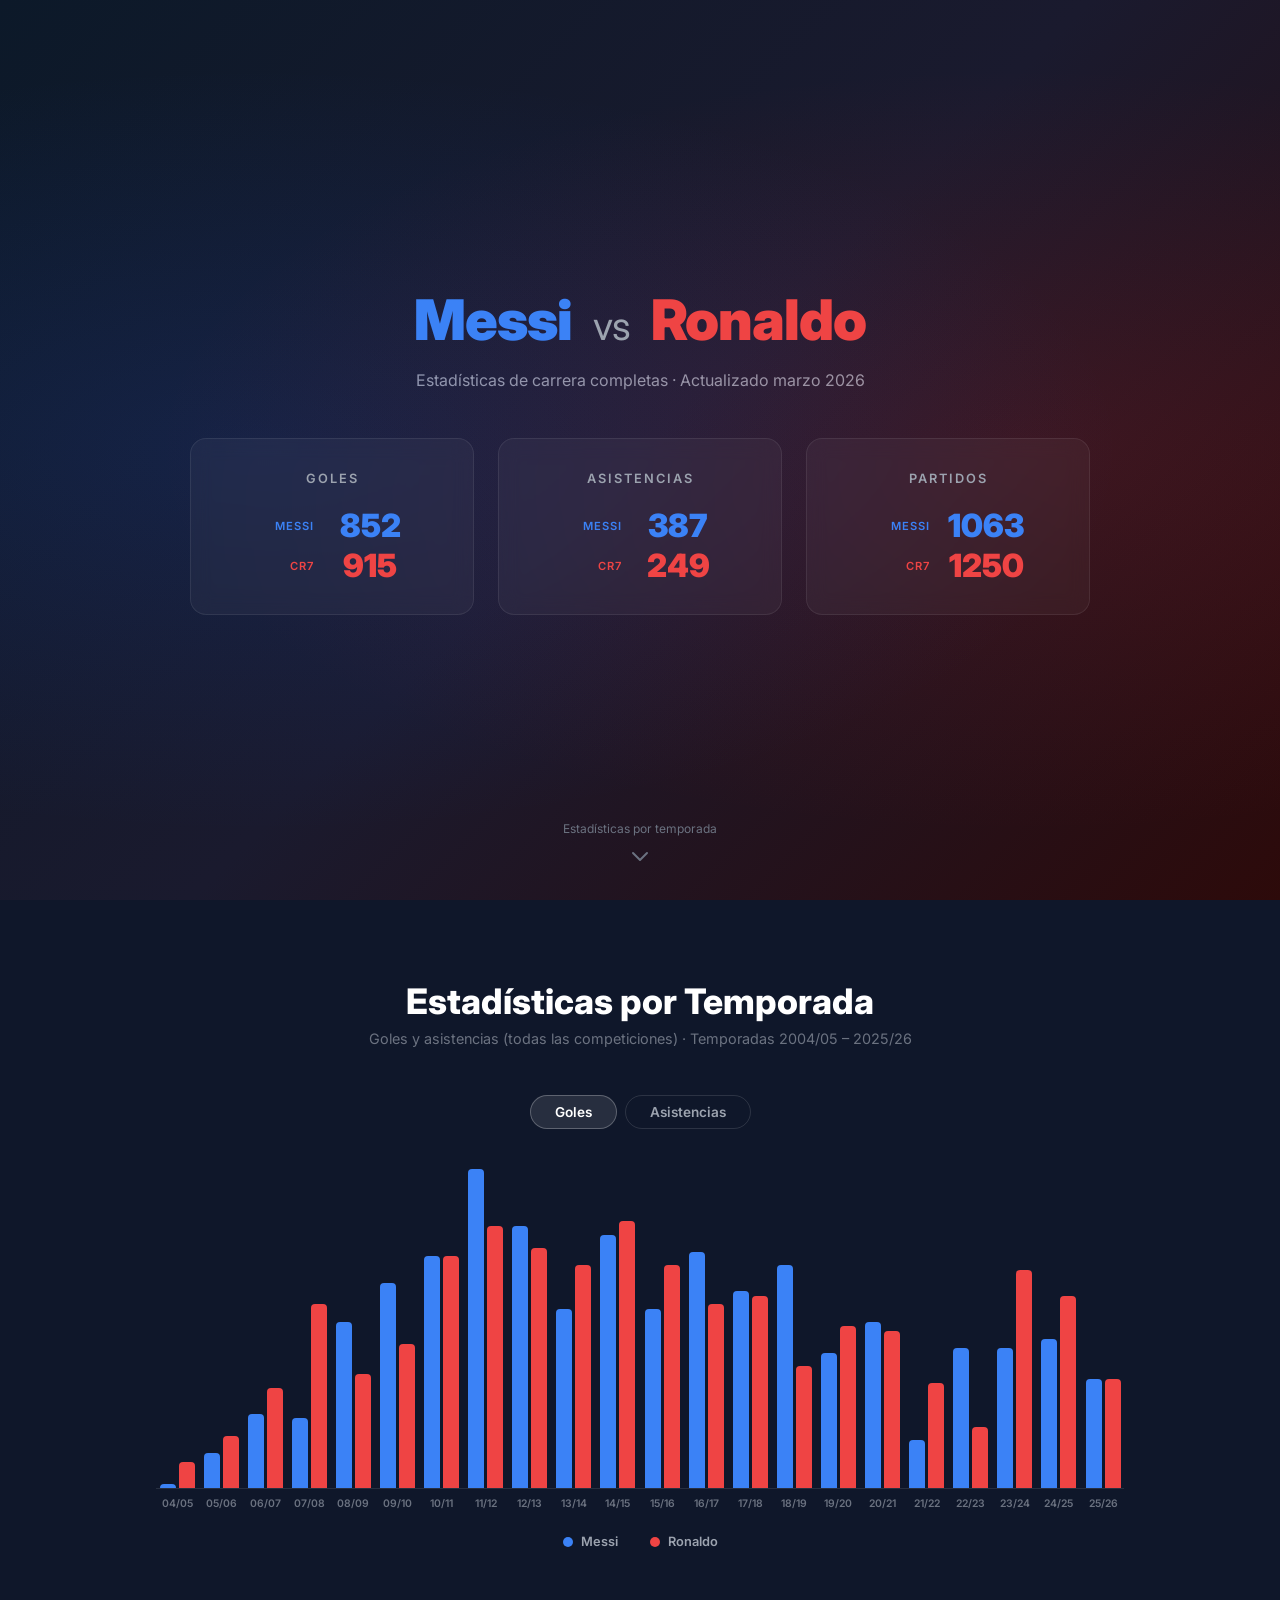
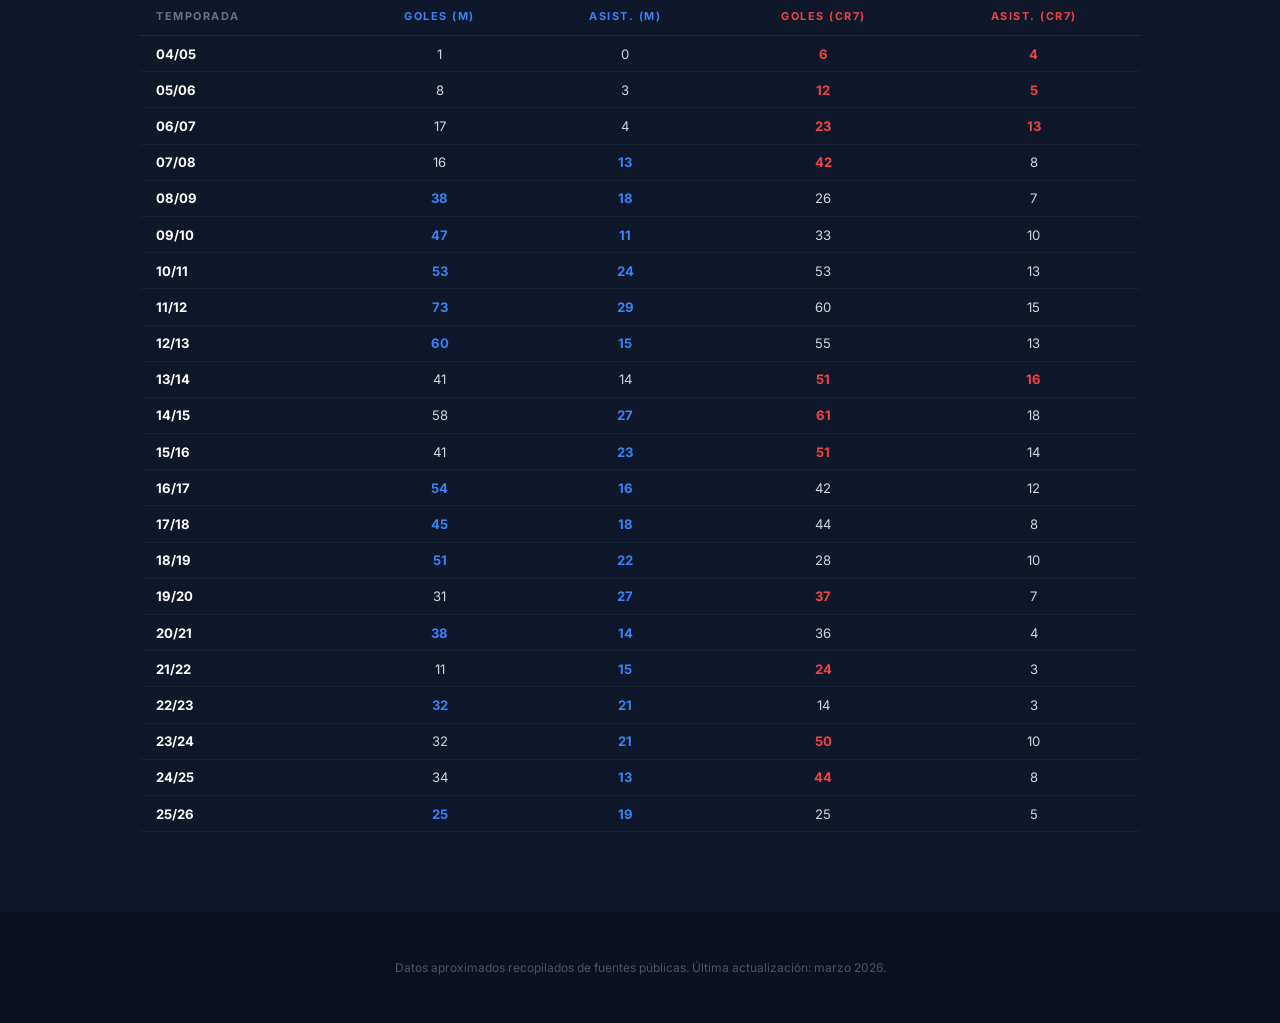
<file: index.html>
<!DOCTYPE html>
<html lang="es">
<head>
  <meta charset="UTF-8">
  <meta name="viewport" content="width=device-width, initial-scale=1.0">
  <title>Messi vs Ronaldo</title>
  <style>
    @import url('https://fonts.googleapis.com/css2?family=Inter:wght@400;600;700;900&display=swap');

    * { margin: 0; padding: 0; box-sizing: border-box; }

    :root {
      --messi: #1a56db;
      --messi-light: #3b82f6;
      --messi-bg: #eff6ff;
      --ronaldo: #dc2626;
      --ronaldo-light: #ef4444;
      --ronaldo-bg: #fef2f2;
      --dark: #111827;
      --gray: #6b7280;
      --light-gray: #f3f4f6;
    }

    body {
      font-family: 'Inter', sans-serif;
      background: var(--dark);
      color: #fff;
      overflow-x: hidden;
    }

    /* ---- HERO ---- */
    .hero {
      min-height: 100vh;
      display: flex;
      flex-direction: column;
      align-items: center;
      justify-content: center;
      position: relative;
      background: linear-gradient(135deg, #0c1929 0%, #1a1a2e 50%, #2d0a0a 100%);
      padding: 2rem 1rem;
    }

    .hero::before {
      content: '';
      position: absolute;
      inset: 0;
      background:
        radial-gradient(ellipse at 20% 50%, rgba(26,86,219,0.15) 0%, transparent 60%),
        radial-gradient(ellipse at 80% 50%, rgba(220,38,38,0.15) 0%, transparent 60%);
      pointer-events: none;
    }

    .hero-title {
      text-align: center;
      margin-bottom: 1rem;
      position: relative;
    }

    .hero-title h1 {
      font-size: clamp(2rem, 5vw, 3.5rem);
      font-weight: 900;
      letter-spacing: -1px;
    }

    .hero-title .messi-name { color: var(--messi-light); }
    .hero-title .vs { color: #9ca3af; font-weight: 400; margin: 0 .3em; font-size: 0.7em; }
    .hero-title .ronaldo-name { color: var(--ronaldo-light); }

    .hero-subtitle {
      text-align: center;
      color: #9ca3af;
      font-size: 1rem;
      margin-bottom: 3rem;
    }

    /* ---- STAT CARDS ---- */
    .stats-grid {
      display: grid;
      grid-template-columns: 1fr 1fr 1fr;
      gap: 1.5rem;
      width: 100%;
      max-width: 900px;
      position: relative;
    }

    .stat-card {
      background: rgba(255,255,255,0.04);
      border: 1px solid rgba(255,255,255,0.08);
      border-radius: 16px;
      padding: 2rem 1.5rem;
      text-align: center;
      backdrop-filter: blur(10px);
      transition: transform 0.3s, box-shadow 0.3s;
    }

    .stat-card:hover {
      transform: translateY(-4px);
      box-shadow: 0 12px 40px rgba(0,0,0,0.3);
    }

    .stat-card .label {
      font-size: 0.8rem;
      text-transform: uppercase;
      letter-spacing: 2px;
      color: #9ca3af;
      margin-bottom: 1.5rem;
      font-weight: 600;
    }

    .stat-row {
      display: flex;
      align-items: center;
      justify-content: center;
      gap: 1rem;
      margin-bottom: 0.5rem;
    }

    .stat-row:last-child { margin-bottom: 0; }

    .stat-row .player-label {
      width: 60px;
      font-size: 0.7rem;
      font-weight: 600;
      text-transform: uppercase;
      letter-spacing: 1px;
    }

    .stat-row .player-label.messi { color: var(--messi-light); text-align: right; }
    .stat-row .player-label.ronaldo { color: var(--ronaldo-light); text-align: right; }

    .stat-row .value {
      font-size: 2rem;
      font-weight: 900;
      line-height: 1;
      min-width: 80px;
    }

    .stat-row .value.messi { color: var(--messi-light); }
    .stat-row .value.ronaldo { color: var(--ronaldo-light); }

    .stat-bar-container {
      flex: 1;
      max-width: 120px;
      height: 6px;
      background: rgba(255,255,255,0.08);
      border-radius: 3px;
      overflow: hidden;
    }

    .stat-bar {
      height: 100%;
      border-radius: 3px;
      transition: width 1.5s ease;
      width: 0;
    }

    .stat-bar.messi { background: var(--messi-light); }
    .stat-bar.ronaldo { background: var(--ronaldo-light); }

    .scroll-hint {
      position: absolute;
      bottom: 2rem;
      display: flex;
      flex-direction: column;
      align-items: center;
      gap: 0.5rem;
      color: #6b7280;
      font-size: 0.75rem;
      animation: bounce 2s infinite;
    }

    .scroll-hint svg {
      width: 24px;
      height: 24px;
      stroke: #6b7280;
    }

    @keyframes bounce {
      0%, 100% { transform: translateY(0); }
      50% { transform: translateY(8px); }
    }

    /* ---- SEASON SECTION ---- */
    .season-section {
      background: #0f172a;
      padding: 5rem 1rem;
    }

    .season-section h2 {
      text-align: center;
      font-size: clamp(1.5rem, 3vw, 2.2rem);
      font-weight: 800;
      margin-bottom: 0.5rem;
    }

    .season-section .section-sub {
      text-align: center;
      color: #6b7280;
      margin-bottom: 3rem;
      font-size: 0.9rem;
    }

    .toggle-bar {
      display: flex;
      justify-content: center;
      gap: 0.5rem;
      margin-bottom: 2.5rem;
    }

    .toggle-btn {
      padding: 0.5rem 1.5rem;
      border-radius: 999px;
      border: 1px solid rgba(255,255,255,0.12);
      background: transparent;
      color: #9ca3af;
      font-family: inherit;
      font-size: 0.85rem;
      font-weight: 600;
      cursor: pointer;
      transition: all 0.3s;
    }

    .toggle-btn.active {
      background: rgba(255,255,255,0.1);
      color: #fff;
      border-color: rgba(255,255,255,0.25);
    }

    .chart-wrapper {
      max-width: 1000px;
      margin: 0 auto;
      overflow-x: auto;
    }

    .chart-container {
      min-width: 800px;
      padding: 0 1rem;
    }

    /* Bar chart */
    .chart {
      display: flex;
      align-items: flex-end;
      gap: 2px;
      height: 320px;
      border-bottom: 1px solid rgba(255,255,255,0.1);
      padding-bottom: 0;
      position: relative;
    }

    .chart-group {
      flex: 1;
      display: flex;
      align-items: flex-end;
      justify-content: center;
      gap: 3px;
      position: relative;
      height: 100%;
    }

    .bar {
      width: 16px;
      border-radius: 4px 4px 0 0;
      transition: height 0.8s ease;
      position: relative;
      cursor: pointer;
      min-height: 2px;
    }

    .bar.messi { background: var(--messi-light); }
    .bar.ronaldo { background: var(--ronaldo-light); }

    .bar:hover { opacity: 0.85; }

    .bar .tooltip {
      display: none;
      position: absolute;
      bottom: calc(100% + 6px);
      left: 50%;
      transform: translateX(-50%);
      background: #1e293b;
      color: #fff;
      padding: 4px 8px;
      border-radius: 6px;
      font-size: 0.7rem;
      font-weight: 700;
      white-space: nowrap;
      pointer-events: none;
      z-index: 10;
    }

    .bar:hover .tooltip { display: block; }

    .chart-labels {
      display: flex;
      gap: 2px;
      margin-top: 0.5rem;
    }

    .chart-labels span {
      flex: 1;
      text-align: center;
      font-size: 0.65rem;
      color: #6b7280;
      font-weight: 600;
    }

    .chart-legend {
      display: flex;
      justify-content: center;
      gap: 2rem;
      margin-top: 1.5rem;
    }

    .chart-legend .legend-item {
      display: flex;
      align-items: center;
      gap: 0.5rem;
      font-size: 0.8rem;
      color: #9ca3af;
      font-weight: 600;
    }

    .legend-dot {
      width: 10px;
      height: 10px;
      border-radius: 50%;
    }

    .legend-dot.messi { background: var(--messi-light); }
    .legend-dot.ronaldo { background: var(--ronaldo-light); }

    /* ---- SEASON TABLE ---- */
    .table-wrapper {
      max-width: 1000px;
      margin: 3rem auto 0;
      overflow-x: auto;
    }

    table {
      width: 100%;
      border-collapse: collapse;
      font-size: 0.82rem;
    }

    thead th {
      padding: 0.75rem 1rem;
      text-transform: uppercase;
      font-size: 0.68rem;
      letter-spacing: 1.5px;
      color: #6b7280;
      border-bottom: 1px solid rgba(255,255,255,0.08);
      text-align: center;
    }

    thead th:first-child { text-align: left; }
    thead th.messi-col { color: var(--messi-light); }
    thead th.ronaldo-col { color: var(--ronaldo-light); }

    tbody tr {
      border-bottom: 1px solid rgba(255,255,255,0.04);
      transition: background 0.2s;
    }

    tbody tr:hover { background: rgba(255,255,255,0.03); }

    tbody td {
      padding: 0.6rem 1rem;
      text-align: center;
      color: #d1d5db;
    }

    tbody td:first-child {
      text-align: left;
      font-weight: 700;
      color: #fff;
    }

    tbody td.highlight-messi { color: var(--messi-light); font-weight: 700; }
    tbody td.highlight-ronaldo { color: var(--ronaldo-light); font-weight: 700; }

    /* Footer */
    footer {
      text-align: center;
      padding: 3rem 1rem;
      color: #4b5563;
      font-size: 0.75rem;
      background: #0b1120;
    }

    /* Responsive */
    @media (max-width: 700px) {
      .stats-grid {
        grid-template-columns: 1fr;
        max-width: 360px;
      }
      .stat-row .value { font-size: 1.5rem; min-width: 55px; }
      .chart { height: 220px; }
      .bar { width: 10px; }
    }
  </style>
</head>
<body>

  <!-- HERO: Career Stats -->
  <section class="hero">
    <div class="hero-title">
      <h1>
        <span class="messi-name">Messi</span>
        <span class="vs">vs</span>
        <span class="ronaldo-name">Ronaldo</span>
      </h1>
    </div>
    <p class="hero-subtitle">Estadísticas de carrera completas &middot; Actualizado marzo 2026</p>

    <div class="stats-grid" id="statsGrid">
      <!-- Goals -->
      <div class="stat-card">
        <div class="label">Goles</div>
        <div class="stat-row">
          <span class="player-label messi">Messi</span>
          <span class="value messi" data-target="899">0</span>
        </div>
        <div class="stat-row">
          <span class="player-label ronaldo">CR7</span>
          <span class="value ronaldo" data-target="965">0</span>
        </div>
      </div>
      <!-- Assists -->
      <div class="stat-card">
        <div class="label">Asistencias</div>
        <div class="stat-row">
          <span class="player-label messi">Messi</span>
          <span class="value messi" data-target="408">0</span>
        </div>
        <div class="stat-row">
          <span class="player-label ronaldo">CR7</span>
          <span class="value ronaldo" data-target="263">0</span>
        </div>
      </div>
      <!-- Matches -->
      <div class="stat-card">
        <div class="label">Partidos</div>
        <div class="stat-row">
          <span class="player-label messi">Messi</span>
          <span class="value messi" data-target="1122">0</span>
        </div>
        <div class="stat-row">
          <span class="player-label ronaldo">CR7</span>
          <span class="value ronaldo" data-target="1319">0</span>
        </div>
      </div>
    </div>

    <div class="scroll-hint">
      <span>Estadísticas por temporada</span>
      <svg fill="none" viewBox="0 0 24 24" stroke-width="2" stroke="currentColor">
        <path stroke-linecap="round" stroke-linejoin="round" d="M19 9l-7 7-7-7"/>
      </svg>
    </div>
  </section>

  <!-- SEASON-BY-SEASON -->
  <section class="season-section">
    <h2>Estadísticas por Temporada</h2>
    <p class="section-sub">Goles y asistencias (todas las competiciones) &middot; Temporadas 2004/05 – 2025/26</p>

    <div class="toggle-bar">
      <button class="toggle-btn active" data-mode="goals">Goles</button>
      <button class="toggle-btn" data-mode="assists">Asistencias</button>
    </div>

    <div class="chart-wrapper">
      <div class="chart-container">
        <div class="chart" id="chart"></div>
        <div class="chart-labels" id="chartLabels"></div>
      </div>
    </div>

    <div class="chart-legend">
      <div class="legend-item"><div class="legend-dot messi"></div>Messi</div>
      <div class="legend-item"><div class="legend-dot ronaldo"></div>Ronaldo</div>
    </div>

    <!-- Detailed table -->
    <div class="table-wrapper">
      <table>
        <thead>
          <tr>
            <th>Temporada</th>
            <th class="messi-col">Goles (M)</th>
            <th class="messi-col">Asist. (M)</th>
            <th class="ronaldo-col">Goles (CR7)</th>
            <th class="ronaldo-col">Asist. (CR7)</th>
          </tr>
        </thead>
        <tbody id="tableBody"></tbody>
      </table>
    </div>
  </section>

  <footer>
    Datos aproximados recopilados de fuentes públicas. Última actualización: marzo 2026.
  </footer>

  <script>
    // ---- DATA ----
    const seasons = [
      { season: '04/05', mGoals: 1,  mAssists: 0,  rGoals: 6,  rAssists: 4  },
      { season: '05/06', mGoals: 8,  mAssists: 3,  rGoals: 12, rAssists: 5  },
      { season: '06/07', mGoals: 17, mAssists: 4,  rGoals: 23, rAssists: 13 },
      { season: '07/08', mGoals: 16, mAssists: 13, rGoals: 42, rAssists: 8  },
      { season: '08/09', mGoals: 38, mAssists: 18, rGoals: 26, rAssists: 7  },
      { season: '09/10', mGoals: 47, mAssists: 11, rGoals: 33, rAssists: 10 },
      { season: '10/11', mGoals: 53, mAssists: 24, rGoals: 53, rAssists: 13 },
      { season: '11/12', mGoals: 73, mAssists: 29, rGoals: 60, rAssists: 15 },
      { season: '12/13', mGoals: 60, mAssists: 15, rGoals: 55, rAssists: 13 },
      { season: '13/14', mGoals: 41, mAssists: 14, rGoals: 51, rAssists: 16 },
      { season: '14/15', mGoals: 58, mAssists: 27, rGoals: 61, rAssists: 18 },
      { season: '15/16', mGoals: 41, mAssists: 23, rGoals: 51, rAssists: 14 },
      { season: '16/17', mGoals: 54, mAssists: 16, rGoals: 42, rAssists: 12 },
      { season: '17/18', mGoals: 45, mAssists: 18, rGoals: 44, rAssists: 8  },
      { season: '18/19', mGoals: 51, mAssists: 22, rGoals: 28, rAssists: 10 },
      { season: '19/20', mGoals: 31, mAssists: 27, rGoals: 37, rAssists: 7  },
      { season: '20/21', mGoals: 38, mAssists: 14, rGoals: 36, rAssists: 4  },
      { season: '21/22', mGoals: 11, mAssists: 15, rGoals: 24, rAssists: 3  },
      { season: '22/23', mGoals: 32, mAssists: 21, rGoals: 14, rAssists: 3  },
      { season: '23/24', mGoals: 32, mAssists: 21, rGoals: 50, rAssists: 10 },
      { season: '24/25', mGoals: 34, mAssists: 13, rGoals: 44, rAssists: 8  },
      { season: '25/26', mGoals: 25, mAssists: 19, rGoals: 25, rAssists: 5  },
    ];

    // ---- COUNTER ANIMATION ----
    function animateCounters() {
      document.querySelectorAll('.value[data-target]').forEach(el => {
        const target = parseInt(el.dataset.target);
        const duration = 2000;
        const start = performance.now();
        function tick(now) {
          const elapsed = now - start;
          const progress = Math.min(elapsed / duration, 1);
          const eased = 1 - Math.pow(1 - progress, 3);
          el.textContent = Math.round(target * eased);
          if (progress < 1) requestAnimationFrame(tick);
        }
        requestAnimationFrame(tick);
      });
    }

    // Observe hero
    const heroObs = new IntersectionObserver(entries => {
      if (entries[0].isIntersecting) { animateCounters(); heroObs.disconnect(); }
    }, { threshold: 0.3 });
    heroObs.observe(document.getElementById('statsGrid'));

    // ---- CHART ----
    let currentMode = 'goals';

    function getMax(mode) {
      return Math.max(...seasons.map(s =>
        Math.max(mode === 'goals' ? s.mGoals : s.mAssists, mode === 'goals' ? s.rGoals : s.rAssists)
      ));
    }

    function buildChart(mode) {
      const chart = document.getElementById('chart');
      const labels = document.getElementById('chartLabels');
      chart.innerHTML = '';
      labels.innerHTML = '';
      const max = getMax(mode);

      seasons.forEach(s => {
        const mVal = mode === 'goals' ? s.mGoals : s.mAssists;
        const rVal = mode === 'goals' ? s.rGoals : s.rAssists;

        const group = document.createElement('div');
        group.className = 'chart-group';

        const mBar = document.createElement('div');
        mBar.className = 'bar messi';
        mBar.innerHTML = `<span class="tooltip">${mVal}</span>`;

        const rBar = document.createElement('div');
        rBar.className = 'bar ronaldo';
        rBar.innerHTML = `<span class="tooltip">${rVal}</span>`;

        group.appendChild(mBar);
        group.appendChild(rBar);
        chart.appendChild(group);

        // Animate after append
        requestAnimationFrame(() => {
          mBar.style.height = (mVal / max * 100) + '%';
          rBar.style.height = (rVal / max * 100) + '%';
        });

        const label = document.createElement('span');
        label.textContent = s.season;
        labels.appendChild(label);
      });
    }

    // Toggle buttons
    document.querySelectorAll('.toggle-btn').forEach(btn => {
      btn.addEventListener('click', () => {
        document.querySelectorAll('.toggle-btn').forEach(b => b.classList.remove('active'));
        btn.classList.add('active');
        currentMode = btn.dataset.mode;
        buildChart(currentMode);
      });
    });

    // ---- TABLE ----
    function buildTable() {
      const tbody = document.getElementById('tableBody');
      tbody.innerHTML = '';
      seasons.forEach(s => {
        const tr = document.createElement('tr');
        const mGClass = s.mGoals >= s.rGoals ? 'highlight-messi' : '';
        const rGClass = s.rGoals > s.mGoals ? 'highlight-ronaldo' : '';
        const mAClass = s.mAssists >= s.rAssists ? 'highlight-messi' : '';
        const rAClass = s.rAssists > s.mAssists ? 'highlight-ronaldo' : '';
        tr.innerHTML = `
          <td>${s.season}</td>
          <td class="${mGClass}">${s.mGoals}</td>
          <td class="${mAClass}">${s.mAssists}</td>
          <td class="${rGClass}">${s.rGoals}</td>
          <td class="${rAClass}">${s.rAssists}</td>
        `;
        tbody.appendChild(tr);
      });
    }

    // Init
    buildChart('goals');
    buildTable();
  </script>
</body>
</html>
</file>
